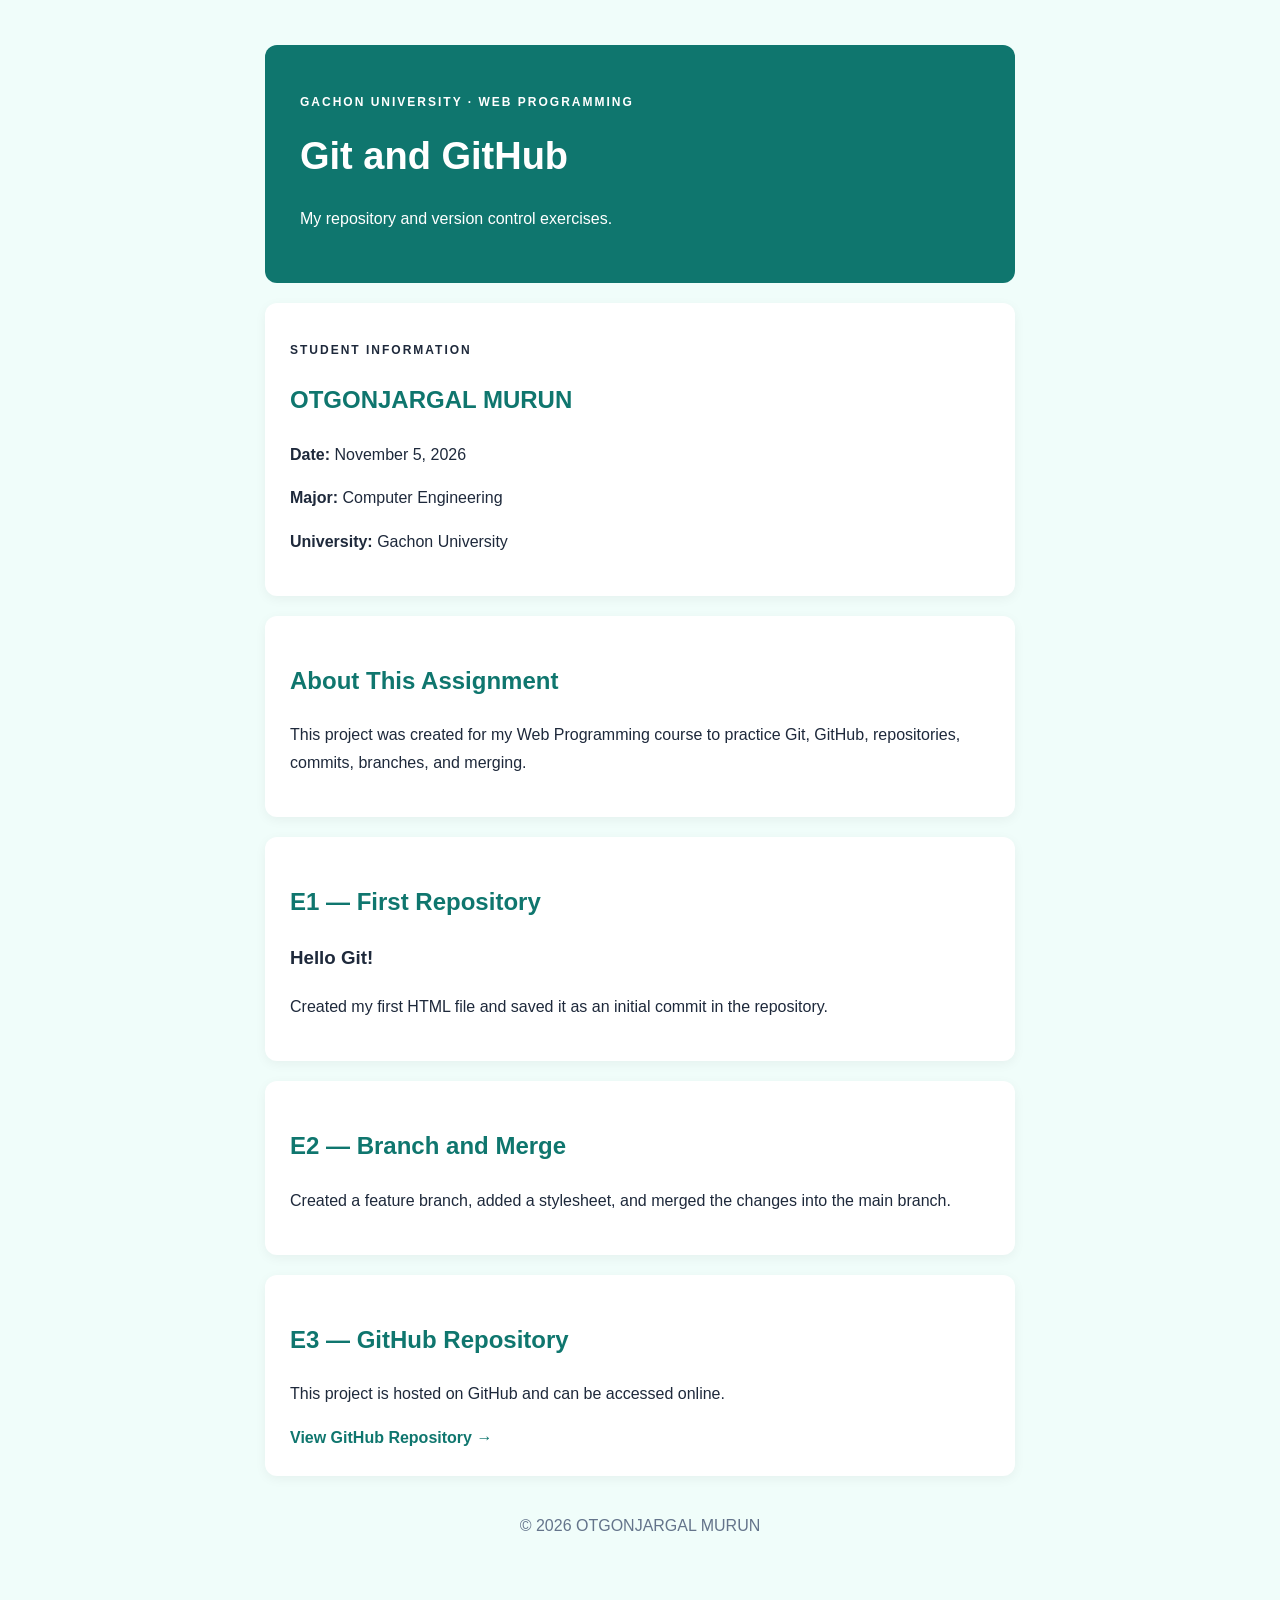
<file: index.html>
<!DOCTYPE html>
<html lang="en">
<head>
    <meta charset="UTF-8">
    <meta name="viewport" content="width=device-width, initial-scale=1.0">
    <title>Git and GitHub | Web Programming</title>
    <link rel="stylesheet" href="styles.css">
</head>
<body>

    <main class="container">

        <header>
            <p class="eyebrow">GACHON UNIVERSITY · WEB PROGRAMMING</p>
            <h1>Git and GitHub</h1>
            <p>My repository and version control exercises.</p>
        </header>

        <section class="card">
            <p class="eyebrow">STUDENT INFORMATION</p>
            <h2>OTGONJARGAL MURUN</h2>
            <p><strong>Date:</strong> November 5, 2026</p>
            <p><strong>Major:</strong> Computer Engineering</p>
            <p><strong>University:</strong> Gachon University</p>
        </section>

        <section class="card">
            <h2>About This Assignment</h2>
            <p>
                This project was created for my Web Programming
                course to practice Git, GitHub, repositories,
                commits, branches, and merging.
            </p>
        </section>

        <section class="card">
            <h2>E1 — First Repository</h2>
            <h3>Hello Git!</h3>
            <p>
                Created my first HTML file and saved it as an
                initial commit in the repository.
            </p>
        </section>

        <section class="card">
            <h2>E2 — Branch and Merge</h2>
            <p>
                Created a feature branch, added a stylesheet,
                and merged the changes into the main branch.
            </p>
        </section>

        <section class="card">
            <h2>E3 — GitHub Repository</h2>
            <p>
                This project is hosted on GitHub and can be
                accessed online.
            </p>
            <a href="https://github.com/murun05/webpro-w9">
                View GitHub Repository →
            </a>
        </section>

        <footer>
            <p>© 2026 OTGONJARGAL MURUN</p>
        </footer>

    </main>

</body>
</html>
</file>
<file: styles.css>
* {
    box-sizing: border-box;
}

body {
    margin: 0;
    background: #f0fdfa;
    color: #1e293b;
    font-family: Arial, sans-serif;
    line-height: 1.7;
}

.container {
    width: min(750px, 90%);
    margin: 45px auto;
}

header {
    background: #0f766e;
    color: white;
    padding: 35px;
    border-radius: 12px;
}

header h1 {
    font-size: 38px;
    margin: 5px 0;
}

.eyebrow {
    font-size: 12px;
    letter-spacing: 2px;
    font-weight: bold;
}

.card {
    background: white;
    padding: 25px;
    margin-top: 20px;
    border-radius: 12px;
    box-shadow: 0 3px 12px rgba(0, 0, 0, 0.05);
}

.card h2 {
    color: #0f766e;
}

.card a {
    color: #0f766e;
    font-weight: bold;
    text-decoration: none;
}

.card a:hover {
    text-decoration: underline;
}

footer {
    text-align: center;
    color: #64748b;
    padding: 20px;
}

@media (max-width: 600px) {
    .container {
        margin: 20px auto;
    }

    header,
    .card {
        padding: 22px;
    }

    header h1 {
        font-size: 30px;
    }
}
</file>
